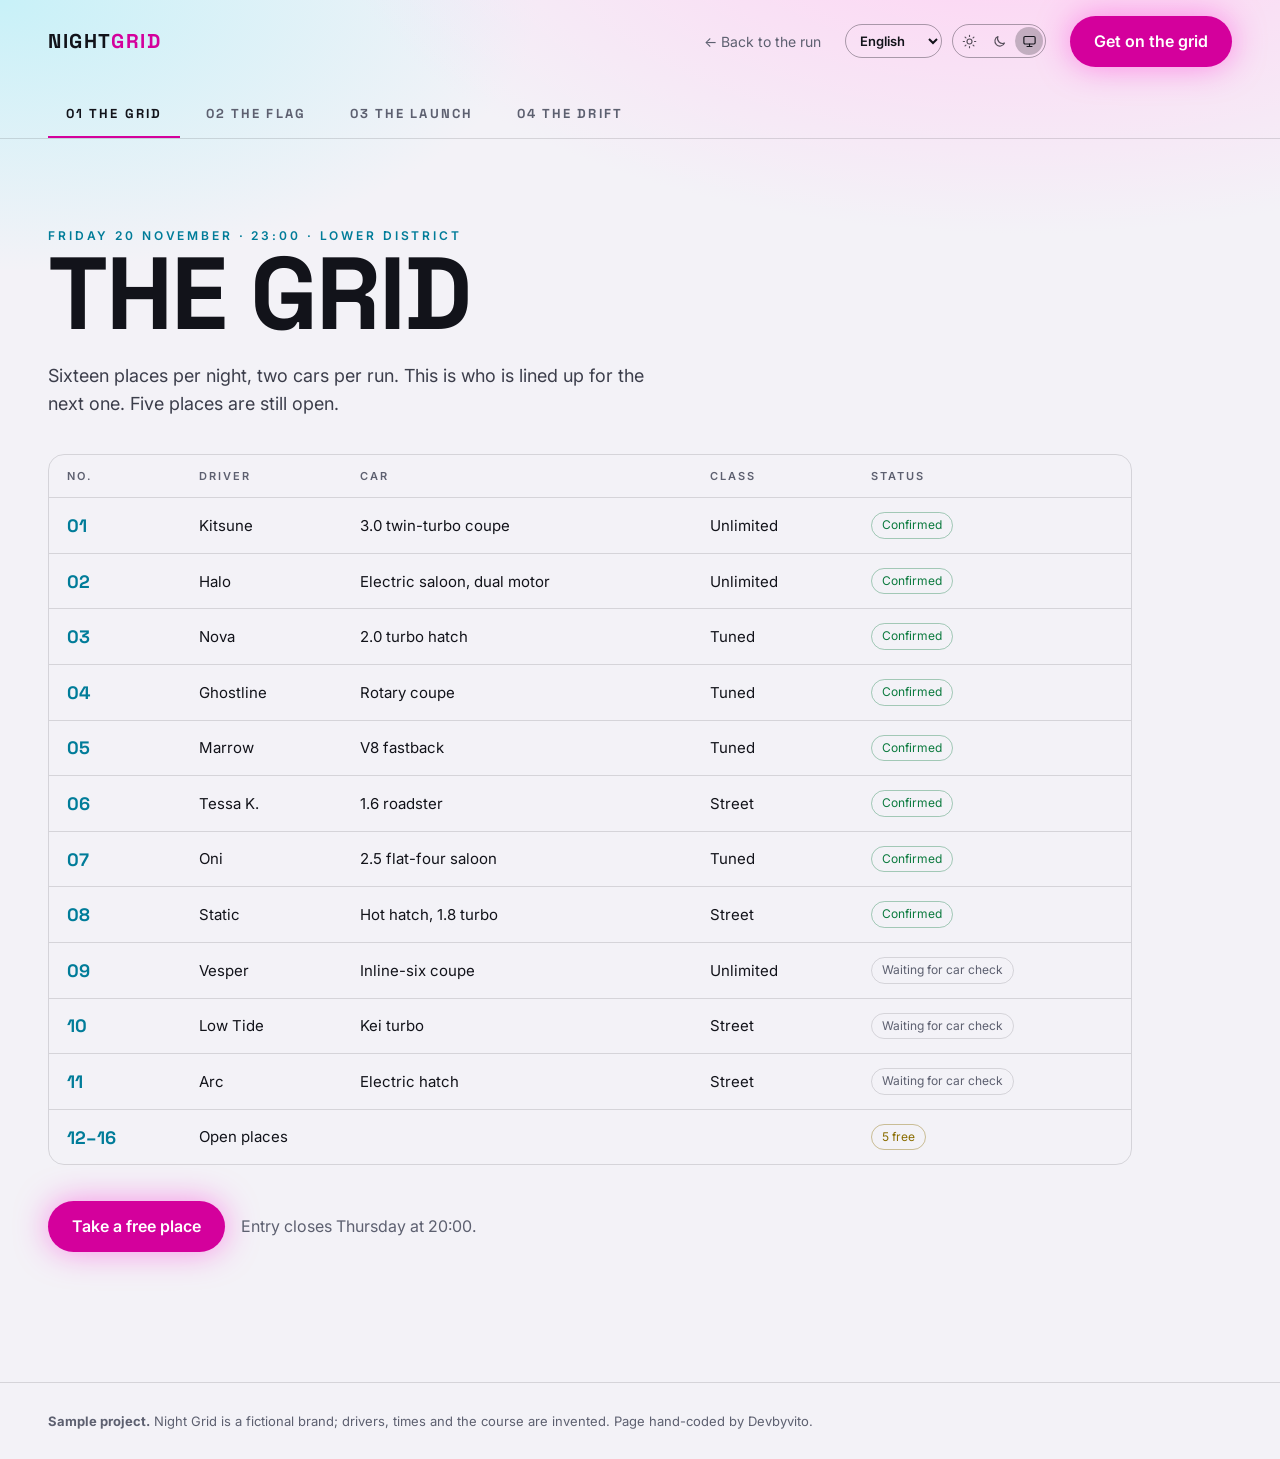
<file: race.html>
<!DOCTYPE html>
<html lang="en" data-title="title2">
<head>
<meta charset="utf-8">
<meta name="viewport" content="width=device-width, initial-scale=1">
<title>NIGHT GRID | Race night</title>
<meta name="description" content="Entry list, start rules, results and course of the fictional Night Grid racing league.">
<script>
// Theme before first paint (no flash): saved choice, else the system setting.
(function () { var t; try { t = localStorage.getItem("ng-theme"); } catch (e) {}
  document.documentElement.dataset.theme = t === "light" || t === "dark" ? t : (matchMedia("(prefers-color-scheme: dark)").matches ? "dark" : "light"); })();
</script>
<link rel="preconnect" href="https://fonts.googleapis.com">
<link rel="preconnect" href="https://fonts.gstatic.com" crossorigin>
<link href="https://fonts.googleapis.com/css2?family=Inter:wght@400;500;600;700&family=Space+Grotesk:wght@500;700&display=swap" rel="stylesheet">
<link rel="stylesheet" href="site.css">
<style>
:root { --pad:clamp(16px,4vw,48px); }
* { box-sizing:border-box; margin:0; }
body { background:radial-gradient(90% 60% at 80% -10%,var(--glow1),#0000 60%),radial-gradient(70% 50% at 0% 0%,var(--glow2),#0000 60%),var(--bg); background-attachment:fixed; color:var(--ink); font:400 16px/1.55 Inter,system-ui,sans-serif; min-height:100vh; }
h1,h2,h3 { font-family:"Space Grotesk",Inter,sans-serif; font-weight:700; text-transform:uppercase; letter-spacing:-.02em; line-height:.95; overflow-wrap:break-word; }
h1 { font-size:clamp(44px,8vw,112px); }
a { color:inherit; text-decoration:none; }
.eyebrow { font:600 12px/1.4 Inter,sans-serif; letter-spacing:.24em; text-transform:uppercase; color:var(--ice); }
.btn { display:inline-block; padding:13px 24px; border-radius:999px; font-weight:600; background:var(--hot); color:#fff; box-shadow:0 0 32px #ff2bd680; }
a:focus-visible { outline:2px solid var(--ice); outline-offset:3px; }
.nav { display:flex; align-items:center; gap:24px; padding:16px var(--pad); }
.nav .logo { font:700 20px "Space Grotesk",sans-serif; letter-spacing:.08em; margin-inline-end:auto; }
.nav .logo b { color:var(--hot); }
.nav .back { color:var(--dim); font-size:14px; }
.nav .btn { white-space:nowrap; }
@media (max-width:820px) { .nav .back { display:none; } }
@media (max-width:600px) { .nav { gap:10px; } .nav > .btn { display:none; } }
.tabs { display:flex; gap:8px; padding:8px var(--pad) 0; overflow-x:auto; border-bottom:1px solid var(--line); }
.tabs a { padding:14px 18px; font:700 13px "Space Grotesk",Inter,sans-serif; letter-spacing:.16em; text-transform:uppercase; color:var(--dim); border-bottom:2px solid #0000; white-space:nowrap; }
.tabs a:hover { color:var(--ink); }
main > section { display:none; padding:clamp(40px,7vw,96px) var(--pad); max-width:1180px; }
main > section:target, main:not(:has(:target)) > #grid { display:block; }
body:has(#grid:target) .tabs a[href="#grid"], body:has(#flag:target) .tabs a[href="#flag"], body:has(#launch:target) .tabs a[href="#launch"], body:has(#drift:target) .tabs a[href="#drift"], body:not(:has(:target)) .tabs a[href="#grid"] { color:var(--ink); border-color:var(--hot); }
.lead { color:var(--soft); font-size:18px; max-width:620px; margin:20px 0 36px; }
.scroll { overflow-x:auto; border:1px solid var(--line); border-radius:16px; }
table { width:100%; border-collapse:collapse; min-width:560px; }
th, td { text-align:start; padding:14px 18px; border-bottom:1px solid var(--line); font-size:15px; }
th { font:600 11px Inter; letter-spacing:.18em; text-transform:uppercase; color:var(--dim); }
tr:last-child td { border-bottom:0; }
td.num { font:700 18px "Space Grotesk",sans-serif; color:var(--ice); }
.tag { display:inline-block; padding:3px 10px; border-radius:999px; font-size:12px; border:1px solid var(--line); color:var(--dim); }
.tag.ok { color:var(--ok); border-color:color-mix(in srgb,var(--ok) 35%,transparent); }
.tag.free { color:var(--sun); border-color:color-mix(in srgb,var(--sun) 40%,transparent); }
.rules { display:grid; grid-template-columns:repeat(auto-fit,minmax(260px,1fr)); gap:16px; counter-reset:r; padding:0; list-style:none; }
.rules li { counter-increment:r; }
.rules a { display:block; height:100%; border:1px solid var(--line); border-radius:16px; padding:24px; background:var(--tint); transition:transform .3s, border-color .3s; }
.rules a:hover { transform:translateY(-4px); border-color:var(--hot); }
.rules a::before { content:"0" counter(r); display:block; font:700 40px/1 "Space Grotesk",sans-serif; color:transparent; -webkit-text-stroke:1px var(--hot); margin-bottom:14px; }
.rules .go { display:inline-block; margin-top:14px; font:600 12px Inter,sans-serif; letter-spacing:.16em; text-transform:uppercase; color:var(--ice); }
.rules a:hover .go { color:var(--hot); }
.rules h3 { font-size:22px; line-height:1.1; }
.rules p { color:var(--dim); margin-top:8px; font-size:15px; }
.map { border:1px solid var(--line); border-radius:16px; background:#0b0c14; padding:16px; }
.map svg { display:block; width:100%; height:auto; direction:ltr; } /* a map is not mirrored for right-to-left languages */
.map text { text-transform:uppercase; }
.sectors { display:grid; grid-template-columns:repeat(auto-fit,minmax(220px,1fr)); gap:16px; margin-top:16px; }
.sectors div { border-inline-start:2px solid var(--ice); padding:4px 0; padding-inline-start:16px; }
.sectors b { display:block; font:700 22px "Space Grotesk",Inter,sans-serif; text-transform:uppercase; }
.sectors span { color:var(--dim); font-size:14px; }
.cta { margin-top:36px; display:flex; flex-wrap:wrap; gap:16px; align-items:center; color:var(--dim); }
footer { padding:28px var(--pad); border-top:1px solid var(--line); color:var(--dim); font-size:13px; margin-top:40px; }
</style>
</head>
<body>
<header class="nav">
  <a class="logo" href="index.html">NIGHT<b>GRID</b></a>
  <a class="back" href="index.html#nights" data-i18n="back">← Back to the run</a>
  <div class="tools"></div>
  <a class="btn" href="index.html#join" data-i18n="cta">Get on the grid</a>
</header>
<nav class="tabs" aria-label="Race night pages" data-i18n-aria="tabsAria">
  <a href="#grid">01 <span data-i18n="k1h">The grid</span></a><a href="#flag">02 <span data-i18n="k2h">The flag</span></a><a href="#launch">03 <span data-i18n="k3h">The launch</span></a><a href="#drift">04 <span data-i18n="k4h">The drift</span></a>
</nav>

<main>
  <section id="grid">
    <p class="eyebrow"><span data-date="2026-11-20">Friday 20 November</span> · 23:00 · <span data-i18n="place">Lower district</span></p>
    <h1 data-i18n="k1h">The grid</h1>
    <p class="lead" data-i18n="gP">Sixteen places per night, two cars per run. This is who is lined up for the next one. Five places are still open.</p>
    <div class="scroll"><table>
      <thead><tr><th data-i18n="thNo">No.</th><th data-i18n="thDriver">Driver</th><th data-i18n="thCar">Car</th><th data-i18n="thClass">Class</th><th data-i18n="thStatus">Status</th></tr></thead>
      <tbody>
        <tr><td class="num">01</td><td>Kitsune</td><td data-i18n="car1">3.0 twin-turbo coupe</td><td>Unlimited</td><td><span class="tag ok" data-i18n="ok">Confirmed</span></td></tr>
        <tr><td class="num">02</td><td>Halo</td><td data-i18n="car2">Electric saloon, dual motor</td><td>Unlimited</td><td><span class="tag ok" data-i18n="ok">Confirmed</span></td></tr>
        <tr><td class="num">03</td><td>Nova</td><td data-i18n="car3">2.0 turbo hatch</td><td>Tuned</td><td><span class="tag ok" data-i18n="ok">Confirmed</span></td></tr>
        <tr><td class="num">04</td><td>Ghostline</td><td data-i18n="car4">Rotary coupe</td><td>Tuned</td><td><span class="tag ok" data-i18n="ok">Confirmed</span></td></tr>
        <tr><td class="num">05</td><td>Marrow</td><td data-i18n="car5">V8 fastback</td><td>Tuned</td><td><span class="tag ok" data-i18n="ok">Confirmed</span></td></tr>
        <tr><td class="num">06</td><td>Tessa K.</td><td data-i18n="car6">1.6 roadster</td><td>Street</td><td><span class="tag ok" data-i18n="ok">Confirmed</span></td></tr>
        <tr><td class="num">07</td><td>Oni</td><td data-i18n="car7">2.5 flat-four saloon</td><td>Tuned</td><td><span class="tag ok" data-i18n="ok">Confirmed</span></td></tr>
        <tr><td class="num">08</td><td>Static</td><td data-i18n="car8">Hot hatch, 1.8 turbo</td><td>Street</td><td><span class="tag ok" data-i18n="ok">Confirmed</span></td></tr>
        <tr><td class="num">09</td><td>Vesper</td><td data-i18n="car9">Inline-six coupe</td><td>Unlimited</td><td><span class="tag" data-i18n="wait">Waiting for car check</span></td></tr>
        <tr><td class="num">10</td><td>Low Tide</td><td data-i18n="car10">Kei turbo</td><td>Street</td><td><span class="tag" data-i18n="wait">Waiting for car check</span></td></tr>
        <tr><td class="num">11</td><td>Arc</td><td data-i18n="car11">Electric hatch</td><td>Street</td><td><span class="tag" data-i18n="wait">Waiting for car check</span></td></tr>
        <tr><td class="num">12–16</td><td colspan="3" data-i18n="open">Open places</td><td><span class="tag free" data-i18n="free">5 free</span></td></tr>
      </tbody>
    </table></div>
    <p class="cta"><a class="btn" href="index.html#join" data-i18n="gBtn">Take a free place</a> <span data-i18n="gClose">Entry closes Thursday at 20:00.</span></p>
  </section>

  <section id="flag">
    <p class="eyebrow" data-i18n="flEy">How a start works</p>
    <h1 data-i18n="k2h">The flag</h1>
    <p class="lead" data-i18n="flP">There are no lights and no countdown. There is one person with one flag, and six rules everybody keeps.</p>
    <ol class="rules">
      <!-- Each rule opens the 3D run on the home page at the moment it describes (index.html?at=progress). -->
      <li><a href="index.html?at=0.05"><h3 data-i18n="r1h">Roll to the line</h3><p data-i18n="r1p">Both cars stop with front wheels on the white line. The marshal checks the gap.</p><span class="go" data-i18n="seeIt">Watch this moment →</span></a></li>
      <li><a href="index.html?at=0.19"><h3 data-i18n="r2h">She asks twice</h3><p data-i18n="r2p">The starter looks at each driver in turn. A nod means ready. No nod, no start.</p><span class="go" data-i18n="seeIt">Watch this moment →</span></a></li>
      <li><a href="index.html?at=0.27"><h3 data-i18n="r3h">Flag up</h3><p data-i18n="r3p">When the flag is above her head, hands stay on the wheel and cars stay still.</p><span class="go" data-i18n="seeIt">Watch this moment →</span></a></li>
      <li><a href="index.html?at=0.36"><h3 data-i18n="r4h">Flag down</h3><p data-i18n="r4p">The run starts when the flag passes her shoulder. Moving earlier loses the run.</p><span class="go" data-i18n="seeIt">Watch this moment →</span></a></li>
      <li><a href="index.html?at=0.5"><h3 data-i18n="r5h">Hold your lane</h3><p data-i18n="r5p">Left car stays left to the corner. Crossing the centre line loses the run.</p><span class="go" data-i18n="seeIt">Watch this moment →</span></a></li>
      <li><a href="#launch"><h3 data-i18n="r6h">No second starts</h3><p data-i18n="r6p">One run per pair. The result stands, whatever happened.</p><span class="go" data-i18n="k3g">Results →</span></a></li>
    </ol>
    <p class="cta"><a class="btn" href="#launch" data-i18n="flBtn">See last Friday's results</a></p>
  </section>

  <section id="launch">
    <p class="eyebrow"><span data-i18n="res">Results</span> · <span data-date="2026-11-13">Friday 13 November</span></p>
    <h1 data-i18n="k3h">The launch</h1>
    <p class="lead" data-i18n="laP">Times over 402 metres from the line to the corner marker, taken by the timing gate.</p>
    <div class="scroll"><table>
      <thead><tr><th data-i18n="thPos">Pos.</th><th data-i18n="thDriver">Driver</th><th data-i18n="thClass">Class</th><th data-i18n="thReact">Reaction</th><th>402 m</th><th data-i18n="thExit">Exit speed</th></tr></thead>
      <tbody>
        <tr><td class="num">1</td><td>Halo</td><td>Unlimited</td><td>0.21 s</td><td>9.84 s</td><td>236 km/h</td></tr>
        <tr><td class="num">2</td><td>Kitsune</td><td>Unlimited</td><td>0.18 s</td><td>9.97 s</td><td>241 km/h</td></tr>
        <tr><td class="num">3</td><td>Marrow</td><td>Tuned</td><td>0.25 s</td><td>10.92 s</td><td>214 km/h</td></tr>
        <tr><td class="num">4</td><td>Ghostline</td><td>Tuned</td><td>0.19 s</td><td>11.06 s</td><td>209 km/h</td></tr>
        <tr><td class="num">5</td><td>Nova</td><td>Tuned</td><td>0.23 s</td><td>11.31 s</td><td>203 km/h</td></tr>
        <tr><td class="num">6</td><td>Oni</td><td>Tuned</td><td>0.31 s</td><td>11.48 s</td><td>201 km/h</td></tr>
        <tr><td class="num">7</td><td>Static</td><td>Street</td><td>0.22 s</td><td>12.87 s</td><td>178 km/h</td></tr>
        <tr><td class="num">8</td><td>Tessa K.</td><td>Street</td><td>0.17 s</td><td>13.40 s</td><td>166 km/h</td></tr>
      </tbody>
    </table></div>
    <p class="cta"><a class="btn" href="#drift" data-i18n="laBtn">See the course</a> <span data-i18n="laBest">Best reaction of the night: Tessa K., 0.17 s.</span></p>
  </section>

  <section id="drift">
    <p class="eyebrow" data-i18n="drEy">The course · 1.02 km</p>
    <h1 data-i18n="k4h">The drift</h1>
    <p class="lead" data-i18n="drP">A straight, one corner and a tunnel. The race is won on the straight and lost at the intersection.</p>
    <div class="map night"><svg viewBox="0 0 900 360" role="img" aria-label="Course map: start line, straight avenue, right-hand corner at the intersection, tunnel to the finish" data-i18n-aria="mapAria">
      <defs><filter id="g"><feGaussianBlur stdDeviation="5"/></filter></defs>
      <path d="M70 290 H560 Q640 290 640 210 V60" fill="none" stroke="#ff2bd6" stroke-width="16" stroke-linecap="round" filter="url(#g)" opacity=".7"/>
      <path d="M70 290 H560 Q640 290 640 210 V60" fill="none" stroke="#fff" stroke-width="4" stroke-linecap="round"/>
      <path d="M640 150 V60" fill="none" stroke="#22e3ff" stroke-width="22" stroke-linecap="butt" opacity=".35"/>
      <path d="M430 290 H760 M640 210 V340" stroke="#ffffff33" stroke-width="2" stroke-dasharray="6 8"/>
      <g fill="#ffe14d"><rect x="66" y="268" width="6" height="44"/><rect x="618" y="56" width="44" height="6"/></g>
      <g font-family="Space Grotesk, Inter, sans-serif" font-weight="700" font-size="16" fill="#f4f4f5">
        <text x="56" y="250" data-i18n="m1">Start</text><text x="250" y="270"><tspan data-i18n="s1h">S1 · Avenue</tspan> · 402 m</text><text x="660" y="262" data-i18n="s2h">S2 · The corner</text><text x="660" y="110" data-i18n="s3h">S3 · Tunnel</text><text x="610" y="40" data-i18n="m5">Finish</text>
      </g>
    </svg></div>
    <div class="sectors">
      <div><b data-i18n="s1h">S1 · Avenue</b><span data-i18n="s1p">402 m, four lanes, flat. Timed sector.</span></div>
      <div><b data-i18n="s2h">S2 · The corner</b><span data-i18n="s2p">90° right at the intersection. Entry around 110 km/h.</span></div>
      <div><b data-i18n="s3h">S3 · Tunnel</b><span data-i18n="s3p">540 m underpass to the finish line.</span></div>
    </div>
    <p class="cta"><a class="btn" href="index.html#join" data-i18n="drBtn">Enter the next race</a></p>
  </section>
</main>

<footer data-i18n="foot2"><strong>Sample project.</strong> Night Grid is a fictional brand; drivers, times and the course are invented. Page hand-coded by Devbyvito.</footer>

<script src="i18n.js"></script>
<script src="site.js"></script>
</body>
</html>
</file>
<file: site.css>
/* Shared by index.html and race.html: theme colours, header controls, fixes for non-Latin scripts. */
:root, .night { --bg:#06070b; --ink:#f4f4f5; --dim:#a1a1aa; --soft:#d4d4d8; --hot:#ff2bd6; --ice:#22e3ff; --sun:#ffe14d; --ok:#7dffb0; --line:#ffffff1f; --field:#12131a; --tint:#ffffff08; --glow1:#3a0f4a; --glow2:#06323d; }
:root { color-scheme:dark; }
:root[data-theme="light"] { --bg:#f3f2f7; --ink:#12131a; --dim:#5d6070; --soft:#3c3e4b; --hot:#d4009c; --ice:#007c99; --sun:#8a6d00; --ok:#0b7a3e; --line:#12131a22; --field:#fff; --tint:#12131a0a; --glow1:#ffd0f3; --glow2:#c8f1f8; color-scheme:light; }
/* .night = parts that stay a night scene in the light theme too: the 3D run, the cards, the course map. */
.night { color:var(--ink); color-scheme:dark; }

.tools { display:flex; align-items:center; gap:10px; }
.tools select { width:auto; padding:7px 10px; border-radius:999px; background:transparent; color:inherit; border:1px solid color-mix(in srgb,currentColor 35%,transparent); font:600 13px Inter,sans-serif; cursor:pointer; }
.tools select option { color:var(--ink); background:var(--bg); }
.theme { display:flex; gap:2px; padding:2px; border-radius:999px; border:1px solid color-mix(in srgb,currentColor 35%,transparent); }
.theme button { width:28px; height:28px; display:grid; place-items:center; border:0; border-radius:50%; background:none; color:inherit; cursor:pointer; opacity:.7; }
.theme button[aria-pressed="true"] { background:color-mix(in srgb,currentColor 24%,transparent); opacity:1; }
.theme svg { width:15px; height:15px; fill:none; stroke:currentColor; stroke-width:1.8; stroke-linecap:round; stroke-linejoin:round; }
.tools :focus-visible { outline:2px solid var(--ice); outline-offset:3px; }

/* Arabic and Persian letters join, so tracking breaks them; tall scripts need more leading than .95. */
:lang(ar), :lang(fa) { letter-spacing:0 !important; }
:is(h1,h2,h3):is(:lang(ar),:lang(fa),:lang(he),:lang(ja),:lang(zh)) { line-height:1.2; }
</file>
